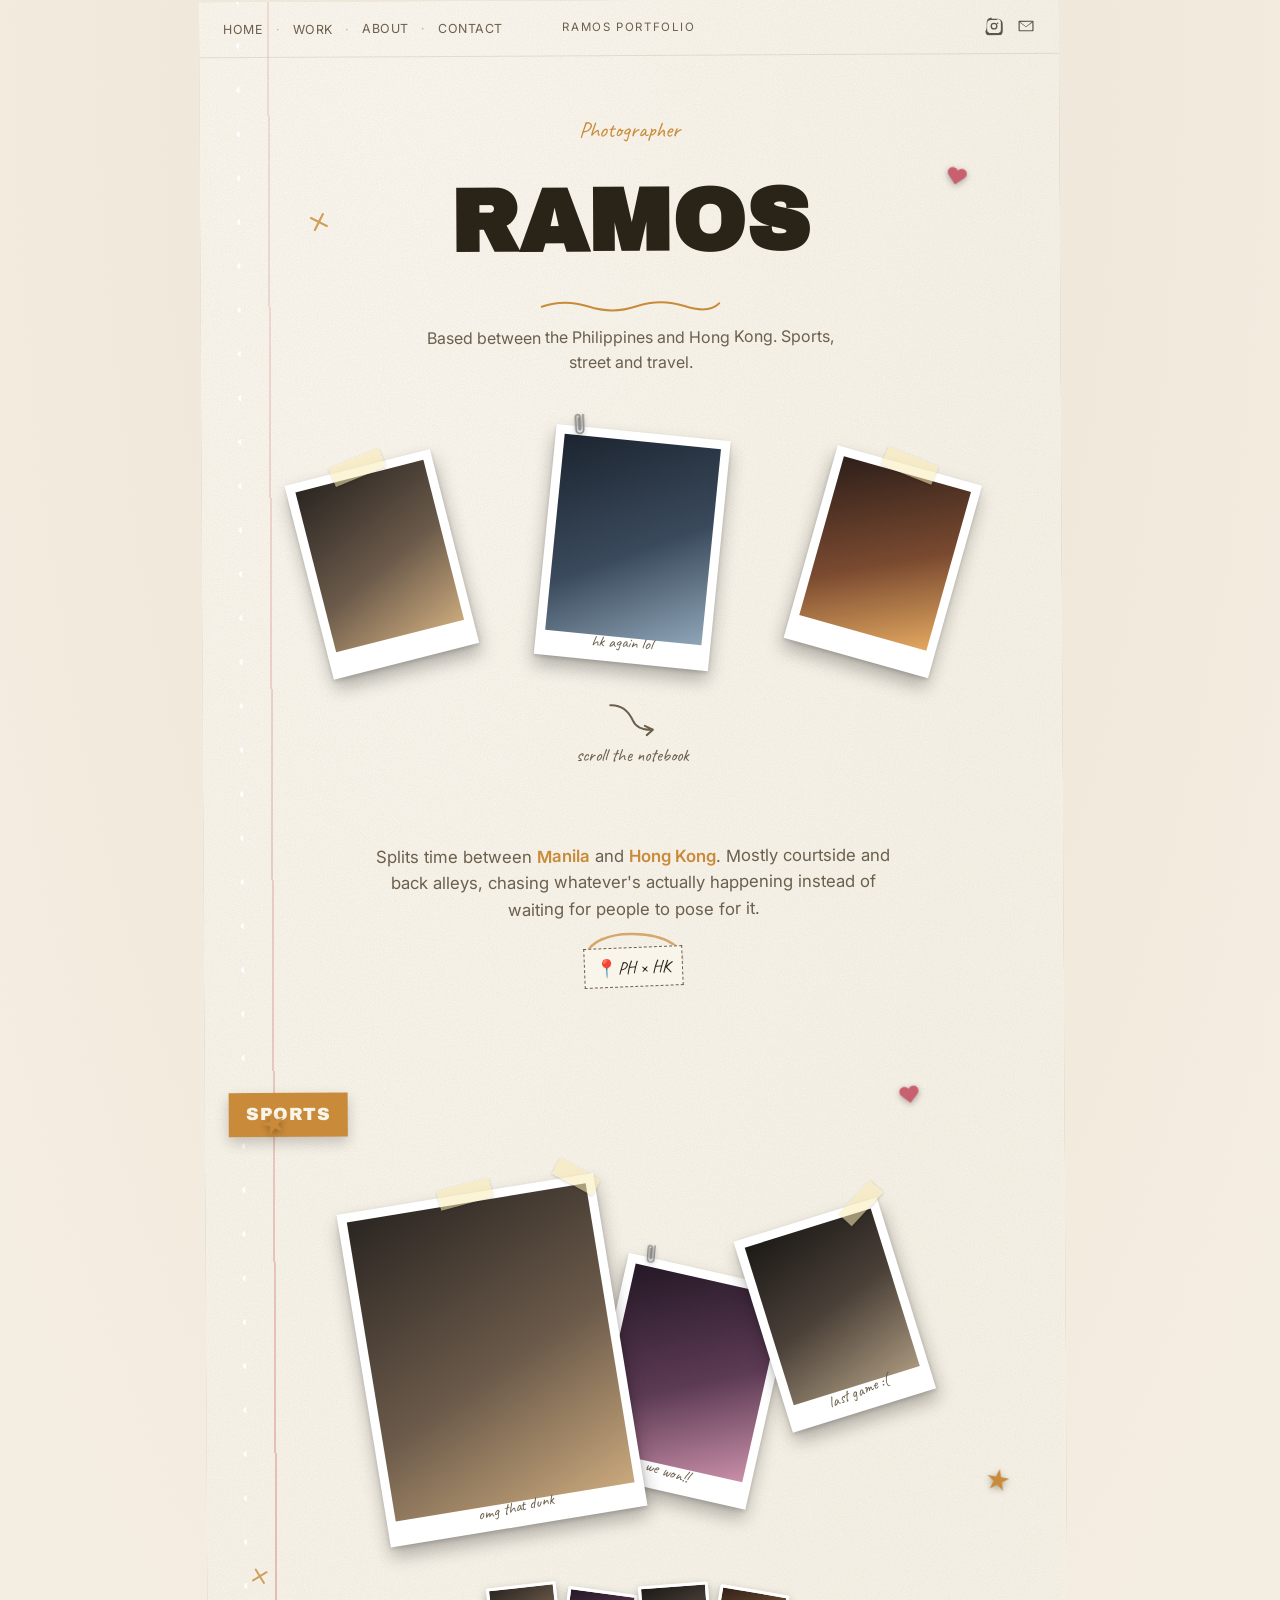
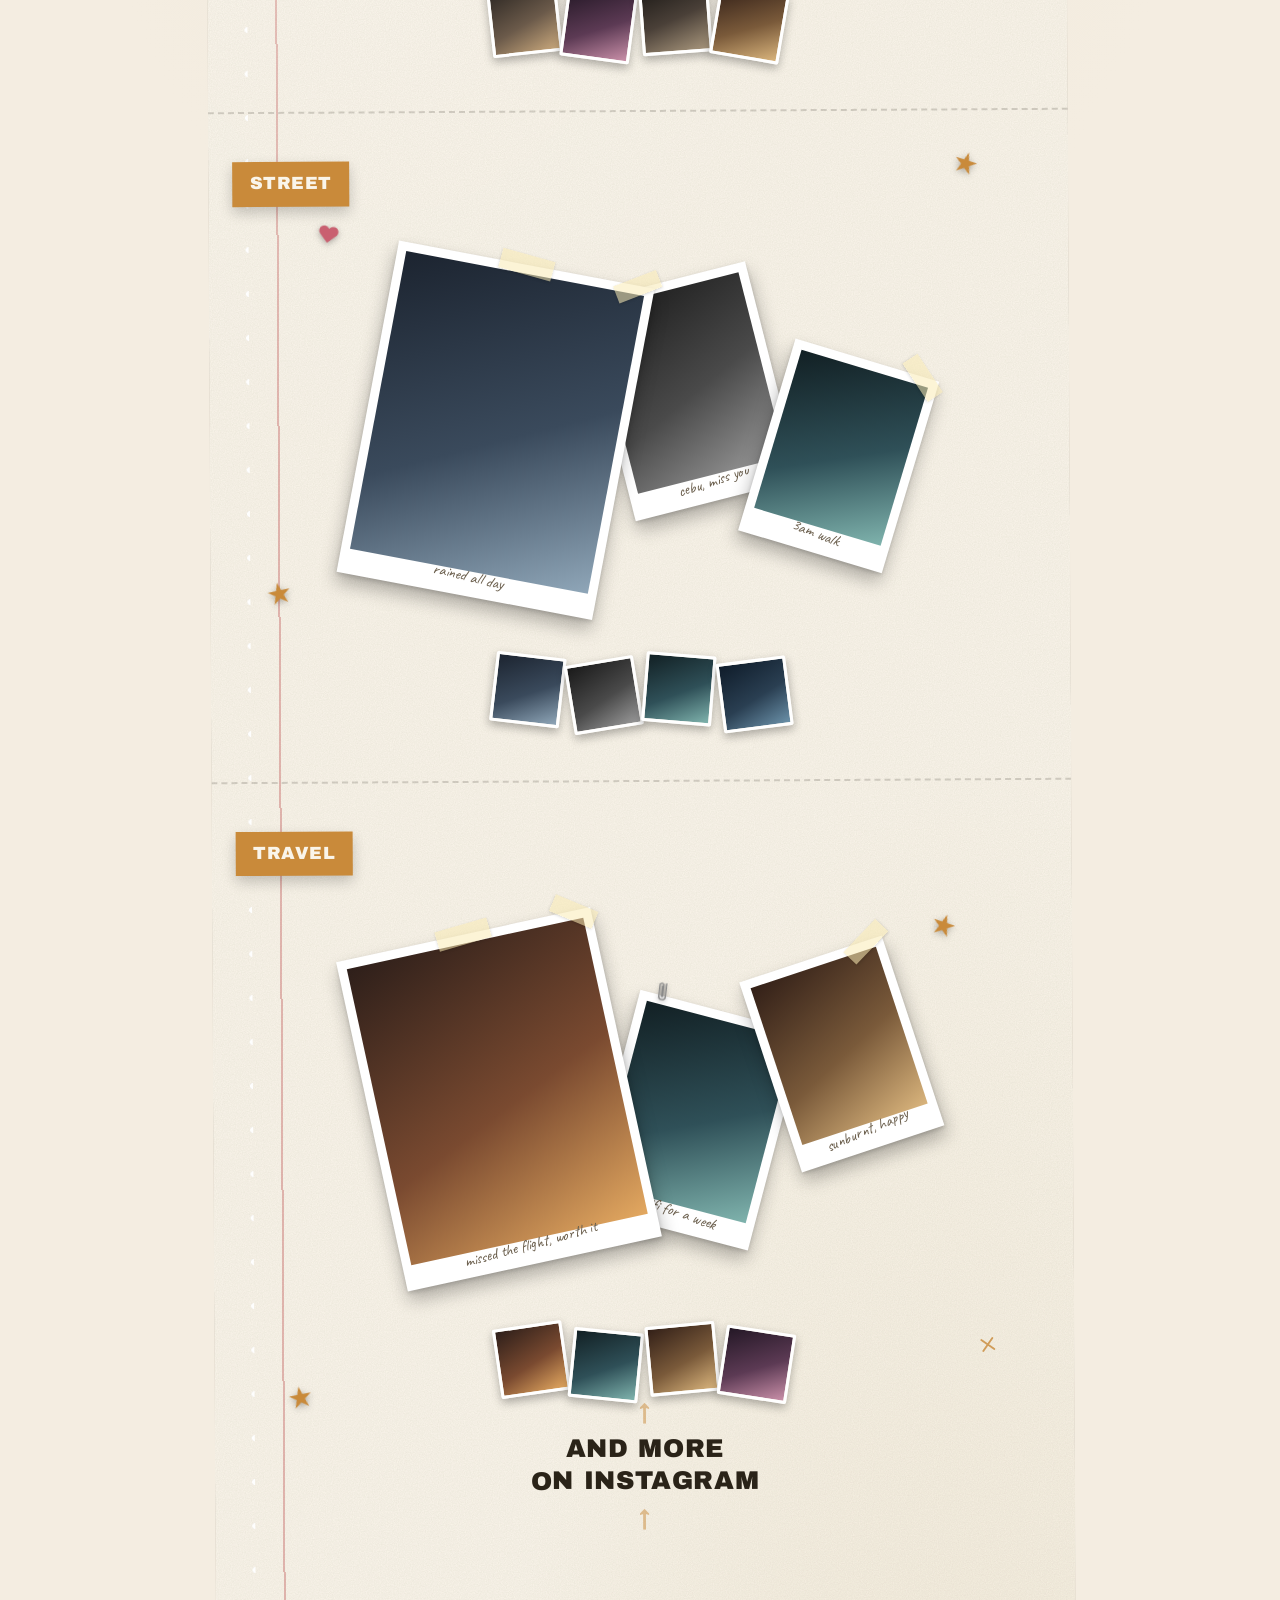
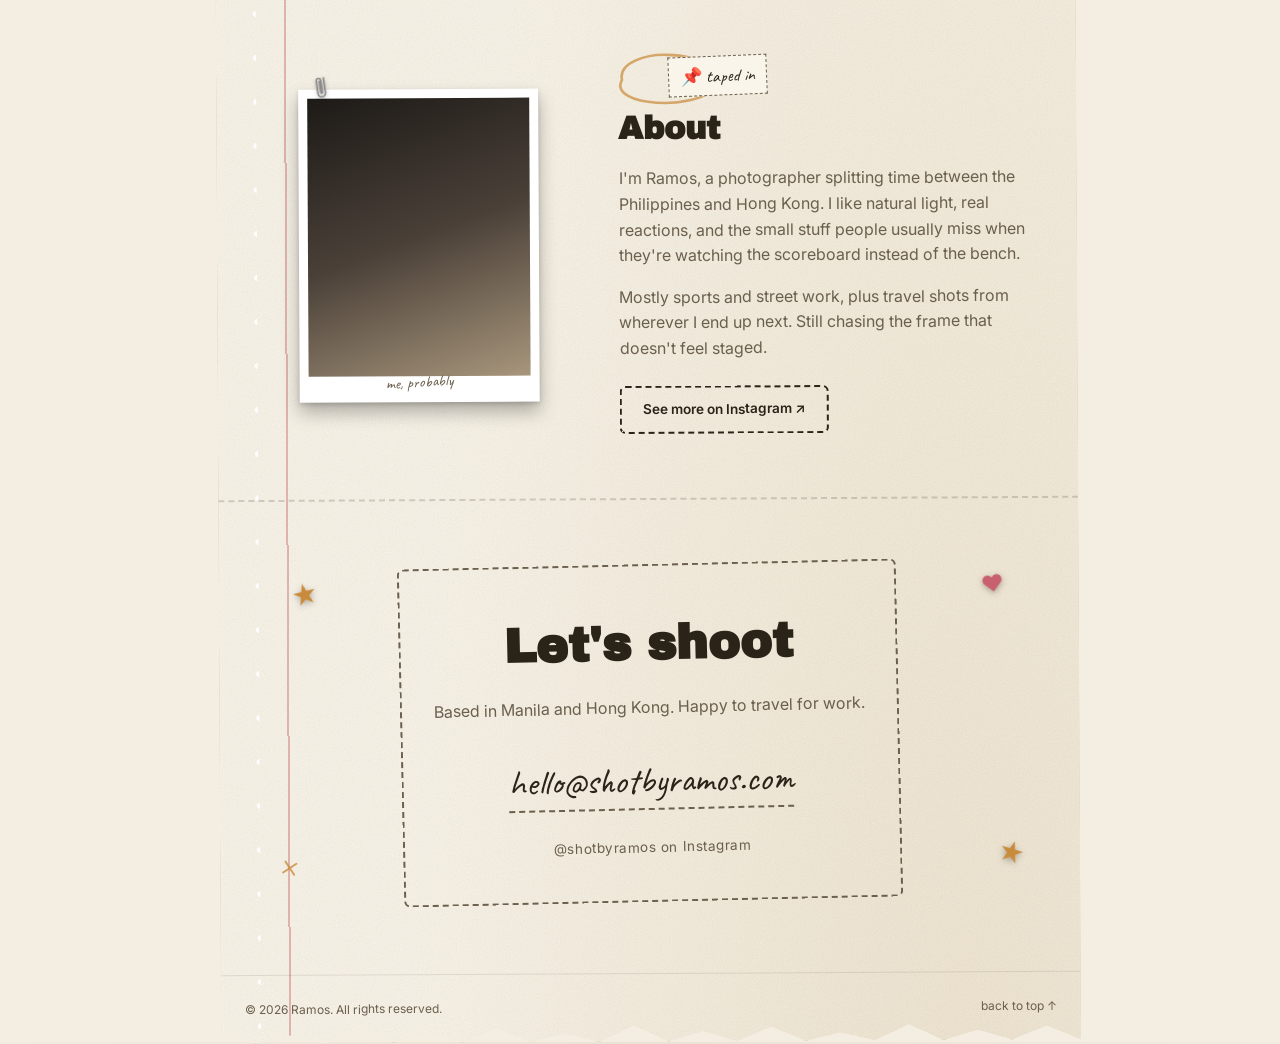
<file: shotbyramos/index.html>
<!DOCTYPE html>
<html lang="en">
<head>
<meta charset="UTF-8">
<meta name="viewport" content="width=device-width, initial-scale=1.0">
<title>Ramos | Photography</title>
<meta name="description" content="Ramos is a photographer based between the Philippines and Hong Kong, shooting sports, street and travel.">
<link rel="preconnect" href="https://fonts.googleapis.com">
<link rel="preconnect" href="https://fonts.gstatic.com" crossorigin>
<link href="https://fonts.googleapis.com/css2?family=Archivo+Black&family=Caveat:wght@500;700&family=Permanent+Marker&family=Inter:wght@400;500;600;700&display=swap" rel="stylesheet">
<link rel="stylesheet" href="styles.css">
</head>
<body>

<svg width="0" height="0" style="position:absolute">
  <symbol id="ic-arrow" viewBox="0 0 60 40"><path d="M2 4 Q20 2 30 20 Q36 32 55 30 M55 30 L45 26 M55 30 L48 37" fill="none" stroke="currentColor" stroke-width="2.4" stroke-linecap="round" stroke-linejoin="round"/></symbol>
  <symbol id="ic-circle" viewBox="0 0 120 60"><path d="M14 30 C10 12, 40 4, 60 5 C95 6, 112 20, 108 34 C104 50, 68 56, 40 52 C18 49, 8 40, 14 30 Z" fill="none" stroke="currentColor" stroke-width="2.6" stroke-linecap="round"/></symbol>
  <symbol id="ic-paperclip" viewBox="0 0 24 40"><path d="M17 6v20a5 5 0 0 1-10 0V9a3 3 0 0 1 6 0v16a1 1 0 0 1-2 0V10" fill="none" stroke="#8a8a8a" stroke-width="2.2" stroke-linecap="round"/></symbol>
  <symbol id="ic-x" viewBox="0 0 20 20"><path d="M3 3 L17 17 M17 3 L3 17" stroke="currentColor" stroke-width="2.4" stroke-linecap="round"/></symbol>
</svg>

<div class="page" id="top">
  <div class="spiral-holes" aria-hidden="true"></div>

  <header class="site-header">
    <nav class="nav-left">
      <a href="#top">Home</a>
      <span class="dot">·</span>
      <a href="#work">Work</a>
      <span class="dot">·</span>
      <a href="#about">About</a>
      <span class="dot">·</span>
      <a href="#contact">Contact</a>
    </nav>
    <p class="nav-brand">Ramos Portfolio</p>
    <div class="nav-right">
      <a href="https://www.instagram.com/shotbyramos/" target="_blank" rel="noopener" aria-label="Instagram">
        <svg viewBox="0 0 24 24" width="18" height="18"><path fill="currentColor" d="M12 2.2c3.2 0 3.6 0 4.9.07 1.2.06 2.1.25 2.8.53.75.3 1.4.7 2 1.3.6.6 1 1.25 1.3 2 .28.7.47 1.6.53 2.8.06 1.3.07 1.7.07 4.9s0 3.6-.07 4.9c-.06 1.2-.25 2.1-.53 2.8-.3.75-.7 1.4-1.3 2-.6.6-1.25 1-2 1.3-.7.28-1.6.47-2.8.53-1.3.06-1.7.07-4.9.07s-3.6 0-4.9-.07c-1.2-.06-2.1-.25-2.8-.53-.75-.3-1.4-.7-2-1.3-.6-.6-1-1.25-1.3-2-.28-.7-.47-1.6-.53-2.8C2.2 15.6 2.2 15.2 2.2 12s0-3.6.07-4.9c.06-1.2.25-2.1.53-2.8.3-.75.7-1.4 1.3-2 .6-.6 1.25-1 2-1.3.7-.28 1.6-.47 2.8-.53C8.4 2.2 8.8 2.2 12 2.2zm0 1.8c-3.15 0-3.52 0-4.76.07-1 .05-1.6.2-1.97.34-.5.2-.85.42-1.22.8-.38.37-.6.72-.8 1.22-.14.37-.3.97-.34 1.97C2.8 8.48 2.8 8.85 2.8 12s0 3.52.07 4.76c.05 1 .2 1.6.34 1.97.2.5.42.85.8 1.22.37.38.72.6 1.22.8.37.14.97.3 1.97.34 1.24.07 1.61.07 4.76.07s3.52 0 4.76-.07c1-.05 1.6-.2 1.97-.34.5-.2.85-.42 1.22-.8.38-.37.6-.72.8-1.22.14-.37.3-.97.34-1.97.07-1.24.07-1.61.07-4.76s0-3.52-.07-4.76c-.05-1-.2-1.6-.34-1.97-.2-.5-.42-.85-.8-1.22a3.3 3.3 0 0 0-1.22-.8c-.37-.14-.97-.3-1.97-.34C15.52 4 15.15 4 12 4zm0 3.4a4.6 4.6 0 1 1 0 9.2 4.6 4.6 0 0 1 0-9.2zm0 1.8a2.8 2.8 0 1 0 0 5.6 2.8 2.8 0 0 0 0-5.6zm4.8-2a1.08 1.08 0 1 1 0 2.16 1.08 1.08 0 0 1 0-2.16z"/></svg>
      </a>
      <a href="mailto:hello@shotbyramos.com" aria-label="Email">
        <svg viewBox="0 0 24 24" width="18" height="18"><path fill="currentColor" d="M3 5h18a1 1 0 0 1 1 1v12a1 1 0 0 1-1 1H3a1 1 0 0 1-1-1V6a1 1 0 0 1 1-1zm17.4 2.3-8.06 6.2a.7.7 0 0 1-.68 0L3.6 7.3v10.4h16.8V7.3zM4.2 6.6l7.8 5.98 7.8-5.98H4.2z"/></svg>
      </a>
    </div>
  </header>

  <section class="hero">
    <span class="sticker sticker--x" style="--x:14%; --y:22%; --rot:-18deg;"><svg width="18" height="18"><use href="#ic-x"/></svg></span>
    <span class="sticker sticker--heart" style="--x:88%; --y:16%; --rot:12deg;">♥</span>

    <p class="hero-kicker">Photographer</p>
    <h1 class="hero-title">RAMOS</h1>
    <svg class="hero-scribble" viewBox="0 0 300 24" preserveAspectRatio="none"><path d="M2 14 Q40 2 80 14 T160 14 T240 14 T298 10" fill="none" stroke="currentColor" stroke-width="3" stroke-linecap="round"/></svg>
    <p class="hero-sub">Based between the Philippines and Hong Kong. Sports, street and travel.</p>

    <div class="hero-stack">
      <figure class="polaroid" style="--rot:-14deg; --grad: linear-gradient(155deg,#2b2622,#6b5a4a 55%,#c9a87c);">
        <span class="tape tape--top" style="--trot:-8deg;"></span>
      </figure>
      <figure class="polaroid polaroid--front" style="--rot:6deg; --grad: linear-gradient(155deg,#1c2430,#3a4a5c 55%,#8fa6b8);">
        <svg class="paperclip" width="18" height="30"><use href="#ic-paperclip"/></svg>
        <figcaption style="--crot:-2deg;">hk again lol</figcaption>
      </figure>
      <figure class="polaroid" style="--rot:16deg; --grad: linear-gradient(155deg,#2e1f1a,#7a4a30 55%,#e3a860);">
        <span class="tape tape--top" style="--trot:6deg;"></span>
      </figure>
    </div>

    <svg class="doodle-arrow" width="50" height="34"><use href="#ic-arrow"/></svg>
    <a href="#work" class="scroll-cue">scroll the notebook</a>
  </section>

  <section class="intro">
    <p>
      Splits time between <span class="hl">Manila</span> and <span class="hl">Hong Kong</span>.
      Mostly courtside and back alleys, chasing whatever's actually happening instead of
      waiting for people to pose for it.
    </p>
    <span class="pin-wrap">
      <svg class="doodle-circle" viewBox="0 0 120 60"><use href="#ic-circle"/></svg>
      <span class="sticker sticker--pin" aria-hidden="true">📍PH × HK</span>
    </span>
  </section>

  <main id="work">

    <section class="reel reel--sports">
      <span class="sticker sticker--star" style="--x:8%; --y:12%; --rot:-16deg;">★</span>
      <span class="sticker sticker--star" style="--x:92%; --y:66%; --rot:10deg;">★</span>
      <span class="sticker sticker--heart" style="--x:82%; --y:8%; --rot:-8deg;">♥</span>
      <span class="sticker sticker--x" style="--x:6%; --y:80%; --rot:14deg;"><svg width="16" height="16"><use href="#ic-x"/></svg></span>
      <div class="reel-tag" style="--rot:-7deg;">Sports</div>

      <div class="polaroid-cluster">
        <figure class="polaroid polaroid--big" style="--rot:-9deg; --grad: linear-gradient(155deg,#2b2622,#6b5a4a 55%,#c9a87c);">
          <span class="tape tape--top" style="--trot:-6deg;"></span>
          <span class="tape tape--corner" style="--trot:38deg;"></span>
          <figcaption style="--crot:-3deg;">omg that dunk</figcaption>
        </figure>
        <figure class="polaroid polaroid--offset-r" style="--rot:13deg; --grad: linear-gradient(155deg,#241826,#5c3a54 55%,#c98fa8);">
          <svg class="paperclip" width="16" height="26"><use href="#ic-paperclip"/></svg>
          <figcaption style="--crot:4deg;">we won!!</figcaption>
        </figure>
        <figure class="polaroid polaroid--offset-r2" style="--rot:-17deg; --grad: linear-gradient(160deg,#1d1a17,#4a4038 50%,#a8967c);">
          <span class="tape tape--corner" style="--trot:-30deg;"></span>
          <figcaption style="--crot:-5deg;">last game :(</figcaption>
        </figure>
      </div>

      <div class="filmstrip">
        <div class="filmstrip-frame" style="--rot:-6deg; --grad: linear-gradient(155deg,#2b2622,#6b5a4a 55%,#c9a87c);"></div>
        <div class="filmstrip-frame" style="--rot:8deg; --grad: linear-gradient(155deg,#241826,#5c3a54 55%,#c98fa8);"></div>
        <div class="filmstrip-frame" style="--rot:-4deg; --grad: linear-gradient(160deg,#1d1a17,#4a4038 50%,#a8967c);"></div>
        <div class="filmstrip-frame" style="--rot:10deg; --grad: linear-gradient(155deg,#332018,#7a5a3a 55%,#d9b47c);"></div>
      </div>
    </section>

    <section class="reel reel--denim">
      <span class="sticker sticker--star" style="--x:88%; --y:8%; --rot:18deg;">★</span>
      <span class="sticker sticker--star" style="--x:8%; --y:72%; --rot:-12deg;">★</span>
      <span class="sticker sticker--heart" style="--x:14%; --y:18%; --rot:10deg;">♥</span>
      <div class="reel-tag" style="--rot:5deg;">Street</div>

      <div class="polaroid-cluster polaroid-cluster--alt">
        <figure class="polaroid polaroid--big" style="--rot:11deg; --grad: linear-gradient(155deg,#1c2430,#3a4a5c 55%,#8fa6b8);">
          <span class="tape tape--top" style="--trot:5deg;"></span>
          <span class="tape tape--corner" style="--trot:-32deg;"></span>
          <figcaption style="--crot:3deg;">rained all day</figcaption>
        </figure>
        <figure class="polaroid polaroid--offset-r" style="--rot:-14deg; --grad: linear-gradient(155deg,#1a1a1a,#4a4a4a 55%,#9a9a9a);">
          <svg class="paperclip" width="16" height="26"><use href="#ic-paperclip"/></svg>
          <figcaption style="--crot:-4deg;">cebu, miss you</figcaption>
        </figure>
        <figure class="polaroid polaroid--offset-r2" style="--rot:17deg; --grad: linear-gradient(155deg,#122024,#2f5058 55%,#7fb3ad);">
          <span class="tape tape--corner" style="--trot:40deg;"></span>
          <figcaption style="--crot:5deg;">3am walk</figcaption>
        </figure>
      </div>

      <div class="filmstrip">
        <div class="filmstrip-frame" style="--rot:7deg; --grad: linear-gradient(155deg,#1c2430,#3a4a5c 55%,#8fa6b8);"></div>
        <div class="filmstrip-frame" style="--rot:-9deg; --grad: linear-gradient(155deg,#1a1a1a,#4a4a4a 55%,#9a9a9a);"></div>
        <div class="filmstrip-frame" style="--rot:5deg; --grad: linear-gradient(155deg,#122024,#2f5058 55%,#7fb3ad);"></div>
        <div class="filmstrip-frame" style="--rot:-7deg; --grad: linear-gradient(155deg,#0f1c2a,#2a3f52 55%,#6a90a8);"></div>
      </div>
    </section>

    <section class="reel reel--grape">
      <span class="sticker sticker--star" style="--x:10%; --y:76%; --rot:-11deg;">★</span>
      <span class="sticker sticker--star" style="--x:85%; --y:18%; --rot:19deg;">★</span>
      <span class="sticker sticker--x" style="--x:90%; --y:70%; --rot:-10deg;"><svg width="16" height="16"><use href="#ic-x"/></svg></span>
      <div class="reel-tag" style="--rot:-6deg;">Travel</div>

      <div class="polaroid-cluster">
        <figure class="polaroid polaroid--big" style="--rot:-12deg; --grad: linear-gradient(155deg,#2e1f1a,#7a4a30 55%,#e3a860);">
          <span class="tape tape--top" style="--trot:-4deg;"></span>
          <span class="tape tape--corner" style="--trot:35deg;"></span>
          <figcaption style="--crot:-3deg;">missed the flight, worth it</figcaption>
        </figure>
        <figure class="polaroid polaroid--offset-r" style="--rot:15deg; --grad: linear-gradient(155deg,#122024,#2f5058 55%,#7fb3ad);">
          <svg class="paperclip" width="16" height="26"><use href="#ic-paperclip"/></svg>
          <figcaption style="--crot:4deg;">no wifi for a week</figcaption>
        </figure>
        <figure class="polaroid polaroid--offset-r2" style="--rot:-18deg; --grad: linear-gradient(155deg,#332018,#7a5a3a 55%,#d9b47c);">
          <span class="tape tape--corner" style="--trot:-28deg;"></span>
          <figcaption style="--crot:-5deg;">sunburnt, happy</figcaption>
        </figure>
      </div>

      <div class="filmstrip">
        <div class="filmstrip-frame" style="--rot:-8deg; --grad: linear-gradient(155deg,#2e1f1a,#7a4a30 55%,#e3a860);"></div>
        <div class="filmstrip-frame" style="--rot:6deg; --grad: linear-gradient(155deg,#122024,#2f5058 55%,#7fb3ad);"></div>
        <div class="filmstrip-frame" style="--rot:-5deg; --grad: linear-gradient(155deg,#332018,#7a5a3a 55%,#d9b47c);"></div>
        <div class="filmstrip-frame" style="--rot:9deg; --grad: linear-gradient(155deg,#241826,#5c3a54 55%,#c98fa8);"></div>
      </div>

      <div class="and-more">
        <span>↑</span>
        <p>and more<br>on instagram</p>
        <span>↑</span>
      </div>
    </section>

  </main>

  <section class="about" id="about">
    <figure class="polaroid polaroid--about" style="--rot:-9deg; --grad: linear-gradient(160deg,#1d1a17,#4a4038 50%,#a8967c);">
      <svg class="paperclip" width="18" height="30"><use href="#ic-paperclip"/></svg>
      <figcaption style="--crot:-3deg;">me, probably</figcaption>
    </figure>

    <div class="about-note">
      <span class="pin-wrap">
        <svg class="doodle-circle" viewBox="0 0 120 60"><use href="#ic-circle"/></svg>
        <span class="sticker sticker--pin" aria-hidden="true">📌 taped in</span>
      </span>
      <h2>About</h2>
      <p>
        I'm Ramos, a photographer splitting time between the Philippines and Hong Kong.
        I like natural light, real reactions, and the small stuff people usually miss
        when they're watching the scoreboard instead of the bench.
      </p>
      <p>
        Mostly sports and street work, plus travel shots from wherever I end up next.
        Still chasing the frame that doesn't feel staged.
      </p>
      <a href="https://www.instagram.com/shotbyramos/" target="_blank" rel="noopener" class="btn-stamp">
        See more on Instagram ↗
      </a>
    </div>
  </section>

  <section class="contact" id="contact">
    <span class="sticker sticker--star" style="--x:10%; --y:20%; --rot:-14deg;">★</span>
    <span class="sticker sticker--star" style="--x:92%; --y:75%; --rot:17deg;">★</span>
    <span class="sticker sticker--heart" style="--x:90%; --y:18%; --rot:-9deg;">♥</span>
    <span class="sticker sticker--x" style="--x:8%; --y:78%; --rot:12deg;"><svg width="16" height="16"><use href="#ic-x"/></svg></span>
    <div class="contact-card">
      <h2>Let's shoot</h2>
      <p>Based in Manila and Hong Kong. Happy to travel for work.</p>
      <a href="mailto:hello@shotbyramos.com" class="contact-email">hello@shotbyramos.com</a>
      <div class="contact-socials">
        <a href="https://www.instagram.com/shotbyramos/" target="_blank" rel="noopener">@shotbyramos on Instagram</a>
      </div>
    </div>
  </section>

  <footer class="site-footer">
    <span>© <span id="year"></span> Ramos. All rights reserved.</span>
    <a href="#top" class="back-top">back to top ↑</a>
  </footer>

</div>

<script src="script.js"></script>
</body>
</html>
</file>
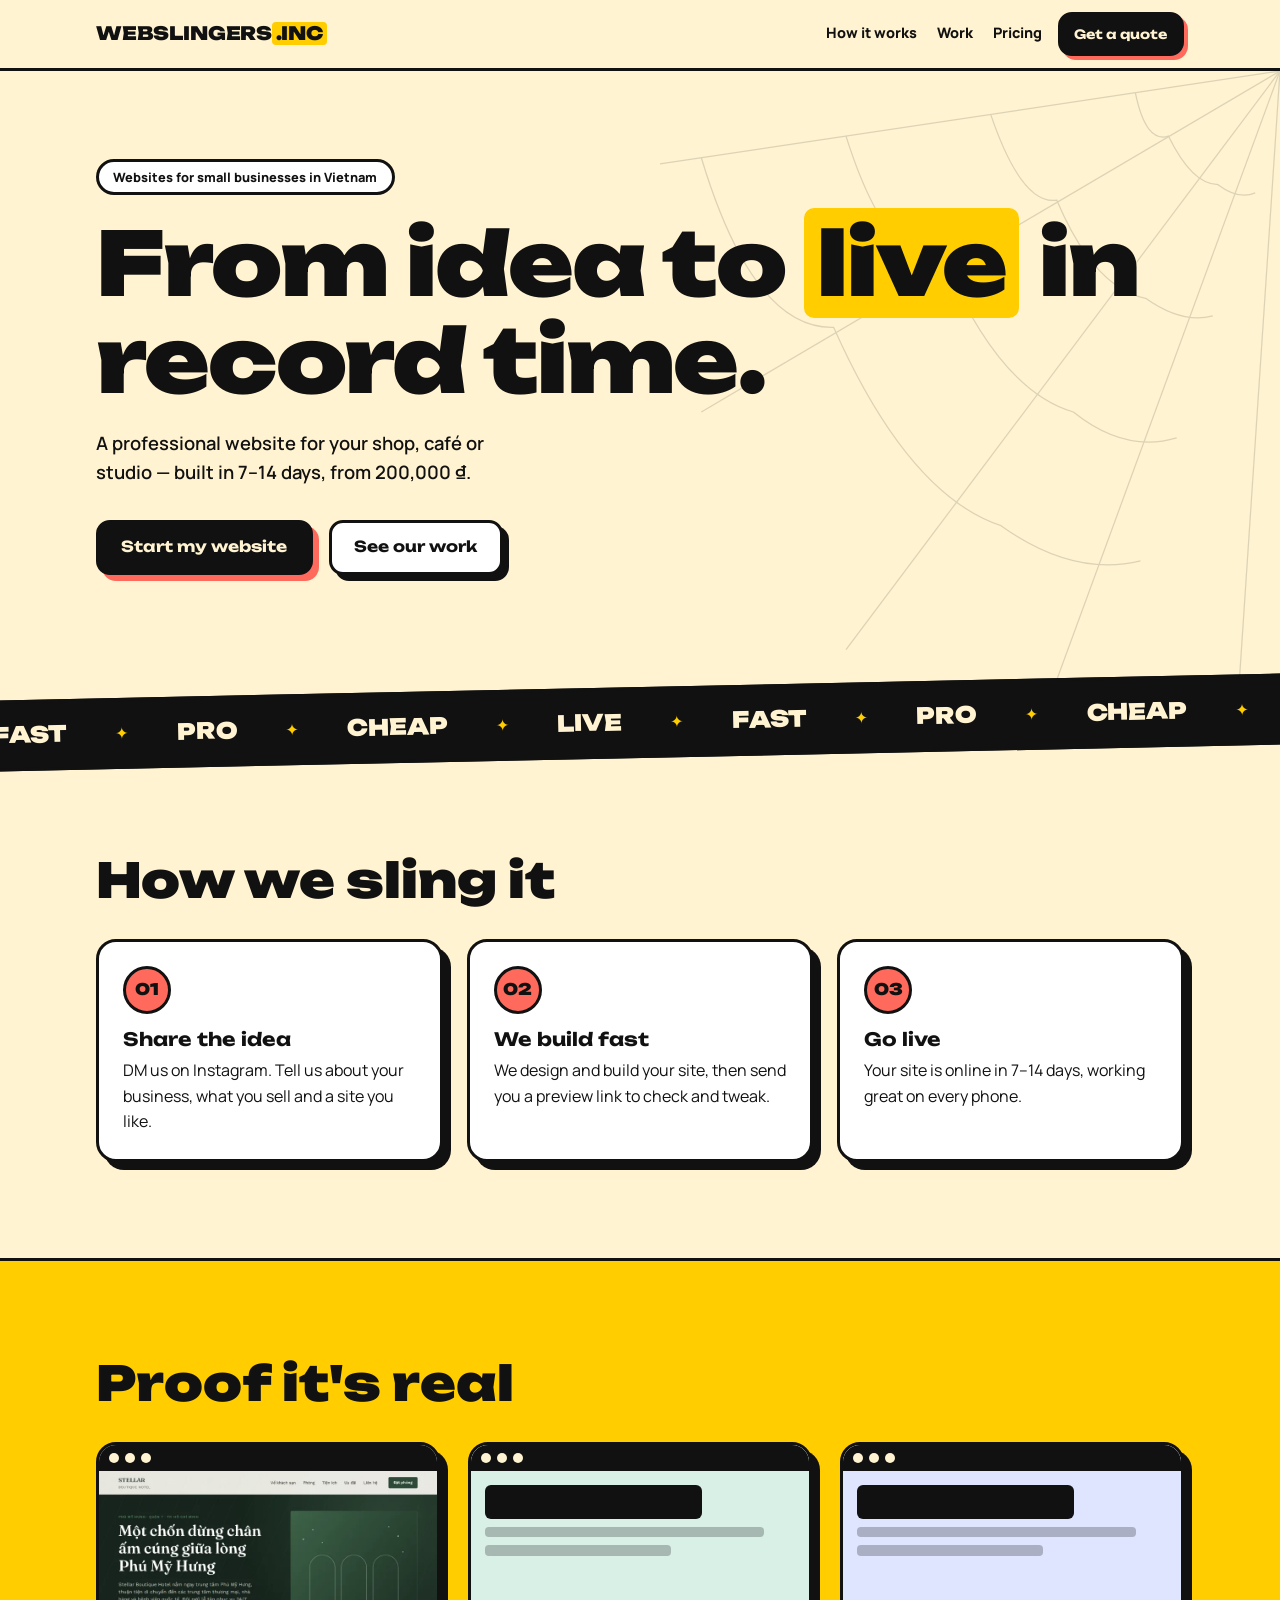
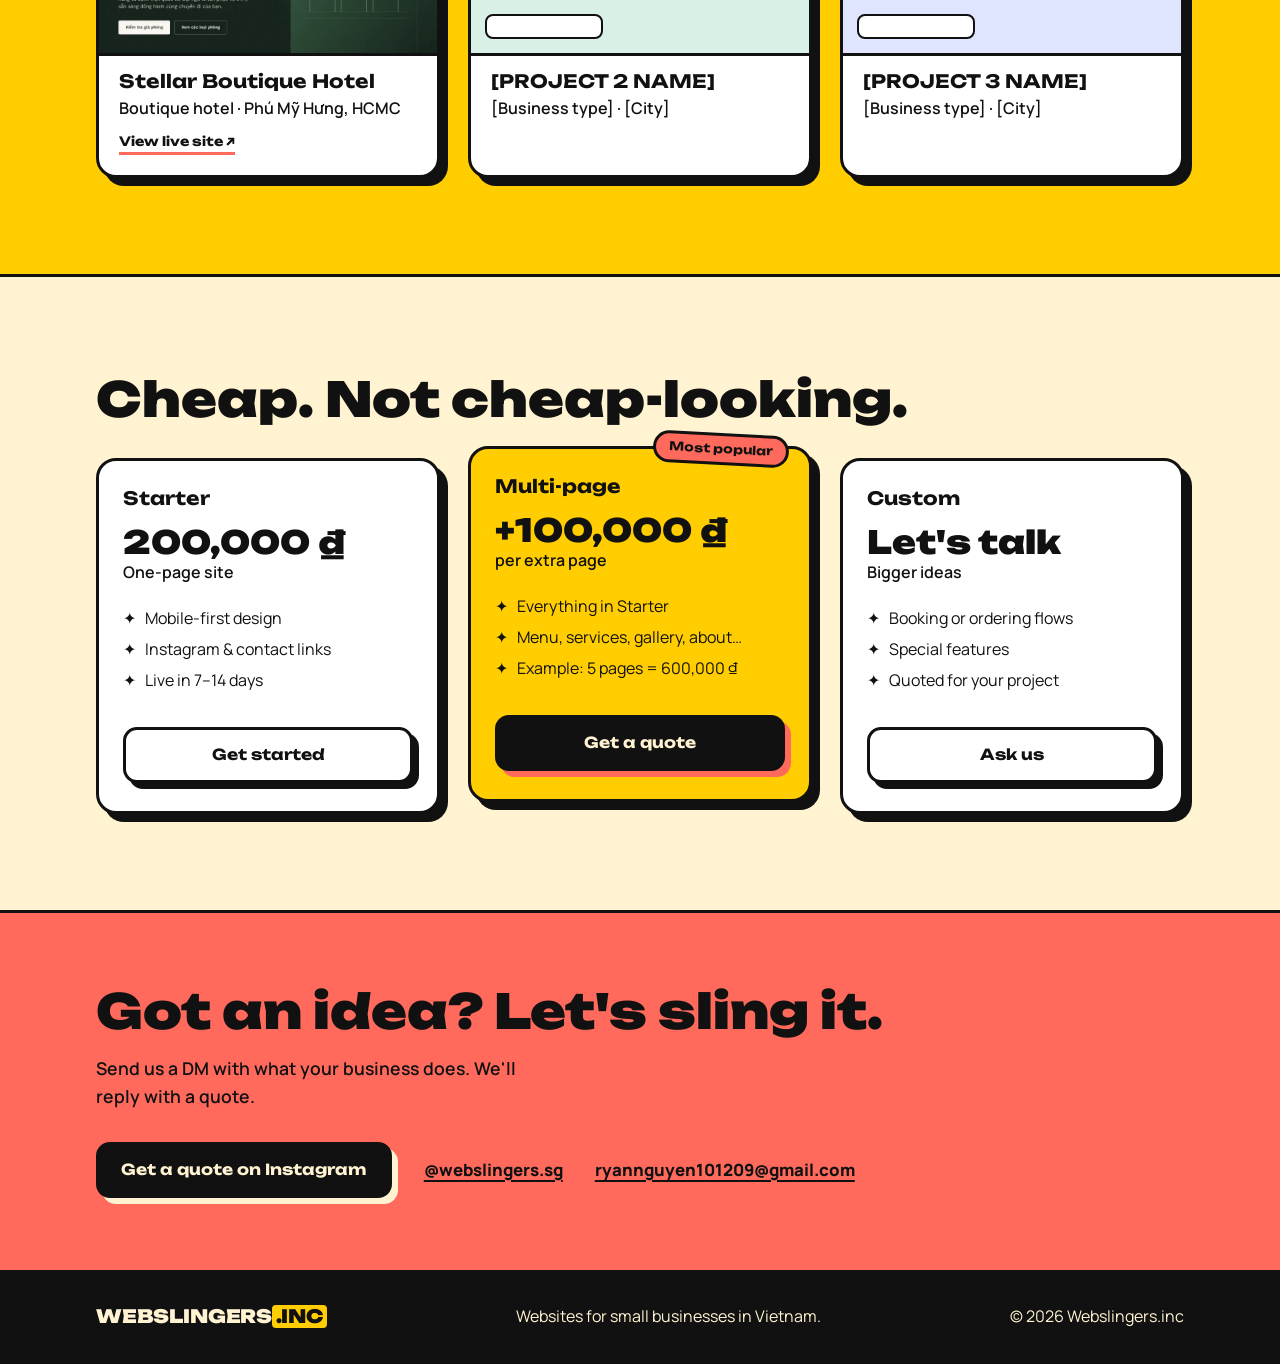
<file: webslingers/index.html>
<!DOCTYPE html>
<html lang="en">
<head>
<meta charset="UTF-8">
<meta name="viewport" content="width=device-width, initial-scale=1">
<title>Webslingers.inc — From idea to live in record time</title>
<meta name="description" content="Webslingers builds professional-looking websites for small businesses in Vietnam. Live in 7–14 days, from 200,000 ₫.">
<meta name="theme-color" content="#fff3d1">
<link rel="preconnect" href="https://fonts.googleapis.com">
<link rel="preconnect" href="https://fonts.gstatic.com" crossorigin>
<link href="https://fonts.googleapis.com/css2?family=Manrope:wght@400;600;800&family=Unbounded:wght@700;900&display=swap" rel="stylesheet">
<link rel="stylesheet" href="styles.css">
</head>
<body>
<a class="skip-link" href="#main">Skip to content</a>

<header class="nav">
  <div class="wrap nav-inner">
    <a href="#top" class="logo" aria-label="Webslingers.inc home">WEBSLINGERS<span>.INC</span></a>
    <nav aria-label="Main">
      <ul class="nav-links">
        <li><a href="#how">How it works</a></li>
        <li><a href="#work">Work</a></li>
        <li><a href="#pricing">Pricing</a></li>
      </ul>
    </nav>
    <a href="#contact" class="btn btn-dark btn-sm">Get a quote</a>
  </div>
</header>

<main id="main">

  <!-- 2. Hero -->
  <section class="hero" id="top">
    <svg class="hero-web" viewBox="0 0 600 600" aria-hidden="true" focusable="false">
      <g fill="none" stroke="#111" stroke-width="1.2">
        <path d="M600 0 L0 90"/><path d="M600 0 L40 330"/><path d="M600 0 L180 560"/>
        <path d="M600 0 L380 600"/><path d="M600 0 L560 600"/>
        <path d="M460 21 Q470 70 492 63 Q515 110 540 110 Q560 125 576 118"/>
        <path d="M320 42 Q350 130 384 125 Q420 210 470 220 Q505 245 535 237"/>
        <path d="M180 63 Q220 190 276 186 Q330 310 400 330 Q450 370 500 355"/>
        <path d="M40 84 Q90 250 168 248 Q240 410 330 440 Q400 490 465 474"/>
      </g>
    </svg>
    <div class="wrap hero-inner">
      <p class="eyebrow">Websites for small businesses in Vietnam</p>
      <h1>From idea to <mark>live</mark> in record time.</h1>
      <p class="lede">A professional website for your shop, café or studio — built in 7–14 days, from 200,000&nbsp;₫.</p>
      <div class="hero-ctas">
        <a href="#contact" class="btn btn-dark">Start my website</a>
        <a href="#work" class="btn btn-light">See our work</a>
      </div>
    </div>
  </section>

  <!-- 3. Ticker -->
  <div class="ticker" aria-hidden="true">
    <div class="ticker-track">
      <span>FAST</span><span>PRO</span><span>CHEAP</span><span>LIVE</span>
      <span>FAST</span><span>PRO</span><span>CHEAP</span><span>LIVE</span>
      <span>FAST</span><span>PRO</span><span>CHEAP</span><span>LIVE</span>
      <span>FAST</span><span>PRO</span><span>CHEAP</span><span>LIVE</span>
    </div>
  </div>

  <!-- 4. How we sling it -->
  <section class="section" id="how" aria-labelledby="how-title">
    <div class="wrap">
      <h2 id="how-title">How we sling it</h2>
      <ol class="steps">
        <li class="card step">
          <span class="step-num">01</span>
          <h3>Share the idea</h3>
          <p>DM us on Instagram. Tell us about your business, what you sell and a site you like.</p>
        </li>
        <li class="card step">
          <span class="step-num">02</span>
          <h3>We build fast</h3>
          <p>We design and build your site, then send you a preview link to check and tweak.</p>
        </li>
        <li class="card step">
          <span class="step-num">03</span>
          <h3>Go live</h3>
          <p>Your site is online in 7–14 days, working great on every phone.</p>
        </li>
      </ol>
    </div>
  </section>

  <!-- 5. Proof -->
  <section class="section section-alt" id="work" aria-labelledby="work-title">
    <div class="wrap">
      <h2 id="work-title">Proof it's real</h2>
      <div class="projects">
        <article class="card project">
          <div class="shot">
            <div class="shot-bar"><i></i><i></i><i></i></div>
            <img src="img/stellar-boutique-hotel.webp" width="800" height="500" loading="lazy" decoding="async"
                 alt="Stellar Boutique Hotel homepage: dark green hero with the headline in Vietnamese and booking buttons">
          </div>
          <div class="project-info">
            <h3><a href="https://stellar-boutique-hotel.vercel.app" target="_blank" rel="noopener">Stellar Boutique Hotel</a></h3>
            <p>Boutique hotel · Phú Mỹ Hưng, HCMC</p>
            <span class="project-cta" aria-hidden="true">View live site ↗</span>
          </div>
        </article>
        <article class="card project">
          <div class="shot shot-2" role="img" aria-label="[PROJECT 2 SCREENSHOT]">
            <div class="shot-bar"><i></i><i></i><i></i></div>
            <div class="shot-body"><b></b><s></s><s></s><u></u></div>
          </div>
          <div class="project-info">
            <h3>[PROJECT 2 NAME]</h3>
            <p>[Business type] · [City]</p>
          </div>
        </article>
        <article class="card project">
          <div class="shot shot-3" role="img" aria-label="[PROJECT 3 SCREENSHOT]">
            <div class="shot-bar"><i></i><i></i><i></i></div>
            <div class="shot-body"><b></b><s></s><s></s><u></u></div>
          </div>
          <div class="project-info">
            <h3>[PROJECT 3 NAME]</h3>
            <p>[Business type] · [City]</p>
          </div>
        </article>
      </div>
      <!-- Optional: client testimonial
      <blockquote class="card quote">
        <p>“[CLIENT TESTIMONIAL]”</p>
        <cite>[CLIENT NAME], [BUSINESS]</cite>
      </blockquote>
      -->
    </div>
  </section>

  <!-- 6. Pricing -->
  <section class="section" id="pricing" aria-labelledby="pricing-title">
    <div class="wrap">
      <h2 id="pricing-title">Cheap. Not cheap-looking.</h2>
      <div class="plans">
        <article class="card plan">
          <h3>Starter</h3>
          <p class="price">200,000&nbsp;₫</p>
          <p class="price-note">One-page site</p>
          <ul>
            <li>Mobile-first design</li>
            <li>Instagram &amp; contact links</li>
            <li>Live in 7–14 days</li>
          </ul>
          <a href="#contact" class="btn btn-light">Get started</a>
        </article>
        <article class="card plan plan-featured">
          <span class="badge">Most popular</span>
          <h3>Multi-page</h3>
          <p class="price">+100,000&nbsp;₫</p>
          <p class="price-note">per extra page</p>
          <ul>
            <li>Everything in Starter</li>
            <li>Menu, services, gallery, about…</li>
            <li>Example: 5 pages = 600,000&nbsp;₫</li>
          </ul>
          <a href="#contact" class="btn btn-dark">Get a quote</a>
        </article>
        <article class="card plan">
          <h3>Custom</h3>
          <p class="price">Let's talk</p>
          <p class="price-note">Bigger ideas</p>
          <ul>
            <li>Booking or ordering flows</li>
            <li>Special features</li>
            <li>Quoted for your project</li>
          </ul>
          <a href="#contact" class="btn btn-light">Ask us</a>
        </article>
      </div>
    </div>
  </section>

  <!-- 7. Contact -->
  <section class="contact" id="contact" aria-labelledby="contact-title">
    <div class="wrap contact-inner">
      <h2 id="contact-title">Got an idea? Let's sling it.</h2>
      <p>Send us a DM with what your business does. We'll reply with a quote.</p>
      <div class="contact-ctas">
        <a href="https://instagram.com/webslingers.sg" class="btn btn-dark" target="_blank" rel="noopener">Get a quote on Instagram</a>
        <a href="https://instagram.com/webslingers.sg" class="contact-link" target="_blank" rel="noopener">@webslingers.sg</a>
        <a href="mailto:ryannguyen101209@gmail.com" class="contact-link">ryannguyen101209@gmail.com</a>
      </div>
    </div>
  </section>
</main>

<!-- 8. Footer -->
<footer class="footer">
  <div class="wrap footer-inner">
    <p class="logo">WEBSLINGERS<span>.INC</span></p>
    <p>Websites for small businesses in Vietnam.</p>
    <p>© <span id="year">2026</span> Webslingers.inc</p>
  </div>
</footer>

<script>document.getElementById('year').textContent = new Date().getFullYear();</script>
</body>
</html>
</file>
<file: shotbyramos/styles.css>
:root {
  --page-bg: #f4ede1;
  --ink: #2a2318;
  --ink-soft: #6b5f4d;
  --cream: #faf5ea;
  --accent: #c98a3a;
  --rule-line: rgba(90, 120, 150, 0.22);
  --margin-line: rgba(196, 90, 90, 0.4);

  --font-display: 'Archivo Black', 'Arial Black', sans-serif;
  --font-hand: 'Caveat', cursive;
  --font-body: 'Inter', -apple-system, BlinkMacSystemFont, sans-serif;
}

* { box-sizing: border-box; }

html { scroll-behavior: smooth; }

body {
  margin: 0;
  background: radial-gradient(ellipse 90% 70% at 50% 0%, #ebe2d2, var(--page-bg) 70%);
  color: var(--ink);
  font-family: var(--font-body);
  line-height: 1.6;
  -webkit-font-smoothing: antialiased;
}

a { color: inherit; text-decoration: none; }

h1, h2 { margin: 0; }

.page {
  position: relative;
  max-width: 860px;
  margin: 0 auto;
  transform: rotate(-0.3deg);
  background-color: var(--cream);
  background-image:
    url("data:image/svg+xml,%3Csvg xmlns='http://www.w3.org/2000/svg' width='180' height='180'%3E%3Cfilter id='n'%3E%3CfeTurbulence type='fractalNoise' baseFrequency='0.85' numOctaves='2' stitchTiles='stitch'/%3E%3CfeColorMatrix type='matrix' values='0 0 0 0 0.1 0 0 0 0 0.08 0 0 0 0 0.05 0 0 0 0.09 0'/%3E%3C/filter%3E%3Crect width='100%25' height='100%25' filter='url(%23n)'/%3E%3C/svg%3E"),
    radial-gradient(ellipse 140% 100% at 22% -5%, rgba(255,252,244,0.75), transparent 55%),
    radial-gradient(ellipse 120% 90% at 88% 105%, rgba(222,204,170,0.4), transparent 55%),
    linear-gradient(to right, transparent 0 68px, var(--margin-line) 68px 70px, transparent 70px 100%),
    repeating-linear-gradient(to bottom, transparent 0 30px, var(--rule-line) 30px 31px);
  background-size: 180px 180px, 100% 100%, 100% 100%, 100% 100%, 100% 30px;
  box-shadow: 0 1px 2px rgba(60,45,25,0.12), 0 30px 60px -12px rgba(40,30,15,0.3);
  clip-path: polygon(
    0 0, 100% 0, 100% 100%,
    96% calc(100% - 14px), 92% 100%, 88% calc(100% - 10px), 84% 100%, 80% calc(100% - 16px), 76% 100%,
    72% calc(100% - 8px), 68% 100%, 64% calc(100% - 14px), 60% 100%, 56% calc(100% - 10px), 52% 100%,
    48% calc(100% - 16px), 44% 100%, 40% calc(100% - 8px), 36% 100%, 32% calc(100% - 14px), 28% 100%,
    24% calc(100% - 10px), 20% 100%, 16% calc(100% - 16px), 12% 100%, 8% calc(100% - 8px), 4% 100%,
    0 calc(100% - 12px)
  );
}

.spiral-holes {
  position: absolute;
  left: 0;
  top: 0;
  bottom: 0;
  width: 40px;
  z-index: -1;
  pointer-events: none;
  background-image: radial-gradient(circle 5px, rgba(255,255,255,0.95) 0 58%, rgba(70,55,35,0.3) 60% 66%, transparent 68%);
  background-repeat: repeat-y;
  background-size: 40px 44px;
  background-position: 20px 22px;
}

/* ---------- Header ---------- */
.site-header {
  display: flex;
  align-items: center;
  justify-content: space-between;
  padding: 1.1rem 1.5rem;
  border-bottom: 1px solid rgba(42,35,24,0.1);
  font-size: 0.78rem;
  letter-spacing: 0.04em;
}

.nav-left a { text-transform: uppercase; color: var(--ink-soft); }
.nav-left a:hover { color: var(--ink); }
.nav-left .dot { margin: 0 0.5rem; color: rgba(42,35,24,0.3); }

.nav-brand {
  position: absolute;
  left: 50%;
  transform: translateX(-50%);
  margin: 0;
  font-size: 0.72rem;
  letter-spacing: 0.14em;
  text-transform: uppercase;
  color: var(--ink-soft);
}

.nav-right { display: flex; gap: 0.9rem; color: var(--ink); }
.nav-right a { display: flex; opacity: 0.75; transition: opacity 0.2s ease; }
.nav-right a:hover { opacity: 1; }

/* ---------- Hero ---------- */
.hero {
  padding: 3.5rem 1.5rem 3rem;
  text-align: center;
  position: relative;
}

.hero-kicker {
  font-family: var(--font-hand);
  font-size: 1.4rem;
  color: var(--accent);
  margin: 0;
}

.hero-title {
  font-family: var(--font-display);
  font-size: clamp(3rem, 14vw, 5.5rem);
  letter-spacing: 0.01em;
  margin-top: 0.25rem;
}

.hero-scribble {
  width: 180px;
  height: 16px;
  color: var(--accent);
  margin: 0.25rem auto 0.75rem;
  display: block;
}

.hero-sub {
  font-size: 1rem;
  color: var(--ink-soft);
  max-width: 26rem;
  margin: 0 auto;
}

.hero-stack {
  display: flex;
  justify-content: center;
  align-items: flex-end;
  gap: 0.5rem;
  margin: 2.5rem 0 1.5rem;
}

.hero-stack .polaroid { width: 26%; max-width: 150px; }
.hero-stack .polaroid--front { width: 32%; max-width: 175px; z-index: 2; }

.scroll-cue {
  display: inline-block;
  font-family: var(--font-hand);
  font-size: 1.15rem;
  color: var(--ink-soft);
}

/* ---------- Intro ---------- */
.intro {
  padding: 1.5rem 1.5rem 3rem;
  text-align: center;
  position: relative;
}

.intro p {
  max-width: 34rem;
  margin: 0 auto;
  font-size: 1.05rem;
  color: var(--ink-soft);
}

.intro .hl { color: var(--accent); font-weight: 600; }

/* ---------- Polaroids ---------- */
.polaroid {
  background: #fff;
  padding: 0.55rem 0.55rem 1.6rem;
  box-shadow: 0 10px 18px rgba(0,0,0,0.28), 0 2px 4px rgba(0,0,0,0.15);
  position: relative;
  transform: rotate(var(--rot, 0deg));
  transition: transform 0.3s ease;
}

.polaroid:hover { transform: rotate(0deg) scale(1.03); z-index: 5; }

.polaroid::after {
  content: '';
  display: block;
  aspect-ratio: 4 / 5;
  background-image: var(--grad);
  background-size: cover;
}

.polaroid figcaption {
  position: absolute;
  bottom: 0.4rem;
  left: 0; right: 0;
  text-align: center;
  font-family: var(--font-hand);
  font-size: 1rem;
  color: var(--ink-soft);
  transform: rotate(var(--crot, 0deg));
}

.tape {
  position: absolute;
  background: rgba(250, 235, 180, 0.55);
  box-shadow: 0 1px 3px rgba(0,0,0,0.15);
}

.tape--top {
  width: 54px; height: 20px;
  top: -10px; left: 50%;
  transform: translateX(-50%) rotate(var(--trot, -3deg));
}

.tape--corner {
  width: 46px; height: 18px;
  top: -8px; right: -6px;
  transform: rotate(var(--trot, 35deg));
}

.paperclip {
  position: absolute;
  top: -16px;
  left: 14px;
  transform: rotate(-8deg);
  filter: drop-shadow(0 2px 2px rgba(0,0,0,0.25));
}

/* ---------- Reel sections (notebook page) ---------- */
.reel {
  position: relative;
  padding: 3rem 1.5rem 3.5rem;
  border-top: 2px dashed rgba(42,35,24,0.18);
}

.reel:first-child { border-top: none; }

.reel-tag {
  display: inline-block;
  background: var(--accent);
  color: var(--cream);
  font-family: var(--font-display);
  font-size: 1.1rem;
  letter-spacing: 0.03em;
  text-transform: uppercase;
  padding: 0.5rem 1.1rem;
  box-shadow: 0 6px 14px rgba(0,0,0,0.2);
  transform: rotate(var(--rot, -2deg));
  margin-bottom: 2.5rem;
}

.polaroid-cluster {
  display: flex;
  justify-content: center;
  align-items: center;
  gap: 0;
  flex-wrap: wrap;
  margin-bottom: 2.5rem;
}

.polaroid-cluster .polaroid--big {
  width: 46%;
  max-width: 260px;
  z-index: 2;
}

.polaroid-cluster .polaroid--offset-r {
  width: 30%;
  max-width: 170px;
  margin-left: -3.75rem;
  margin-top: 3.75rem;
  z-index: 1;
}

.polaroid-cluster .polaroid--offset-r2 {
  width: 26%;
  max-width: 150px;
  margin-left: -3.25rem;
  margin-top: -4.5rem;
  z-index: 3;
}

.polaroid-cluster--alt .polaroid--offset-r { margin-top: -3.75rem; }
.polaroid-cluster--alt .polaroid--offset-r2 { margin-top: 4.5rem; }

.filmstrip {
  display: flex;
  justify-content: center;
  align-items: center;
  gap: 0.35rem;
  flex-wrap: wrap;
}

.filmstrip-frame {
  width: 70px;
  height: 70px;
  background-image: var(--grad);
  background-size: cover;
  border: 3px solid #fff;
  box-shadow: 0 4px 10px rgba(0,0,0,0.3);
  border-radius: 2px;
  transform: rotate(var(--rot, 0deg));
}

.filmstrip-frame:nth-child(even) { transform: rotate(var(--rot, 0deg)) translateY(6px); }

.and-more {
  display: flex;
  flex-direction: column;
  align-items: center;
  gap: 0.2rem;
  color: var(--ink);
  text-align: center;
  font-family: var(--font-display);
  text-transform: uppercase;
  letter-spacing: 0.04em;
}

.and-more span { font-size: 1.4rem; opacity: 0.5; color: var(--accent); }
.and-more p { margin: 0; font-size: 1.6rem; line-height: 1.25; }

/* Stickers */
.sticker {
  position: absolute;
  left: var(--x, 50%);
  top: var(--y, 50%);
  transform: translate(-50%, -50%) rotate(var(--rot, 0deg));
  z-index: 2;
}

.sticker--star {
  color: var(--accent);
  font-size: 1.6rem;
  filter: drop-shadow(0 2px 3px rgba(0,0,0,0.3));
}

.sticker--heart {
  color: #c96070;
  font-size: 1.4rem;
  filter: drop-shadow(0 2px 3px rgba(0,0,0,0.3));
}

.sticker--x {
  color: var(--accent);
  opacity: 0.8;
}

.sticker--pin {
  position: relative;
  display: inline-block;
  background: var(--cream);
  border: 1px dashed var(--ink-soft);
  padding: 0.3rem 0.7rem;
  font-family: var(--font-hand);
  font-size: 1.1rem;
  transform: rotate(-2deg);
  margin-bottom: 0.5rem;
}

.intro .sticker--pin {
  position: static;
  display: inline-block;
  margin-top: 1.5rem;
}

.pin-wrap {
  position: relative;
  display: inline-block;
}

.doodle-circle {
  position: absolute;
  inset: -14px -10px;
  width: calc(100% + 20px);
  height: calc(100% + 28px);
  color: var(--accent);
  opacity: 0.7;
  pointer-events: none;
  z-index: -1;
}

.doodle-arrow {
  display: block;
  margin: 0.5rem auto 0.25rem;
  color: var(--ink-soft);
  transform: rotate(4deg);
}

/* ---------- About ---------- */
.about {
  display: flex;
  align-items: center;
  justify-content: center;
  gap: 2.5rem;
  flex-wrap: wrap;
  padding: 4rem 1.5rem;
}

.polaroid--about { width: 240px; }

.about-note {
  max-width: 26rem;
  position: relative;
}

.about-note h2 {
  font-family: var(--font-display);
  font-size: 2rem;
  margin-bottom: 0.75rem;
}

.about-note p {
  color: var(--ink-soft);
  margin: 0 0 1rem;
}

.btn-stamp {
  display: inline-block;
  margin-top: 0.5rem;
  padding: 0.7rem 1.3rem;
  border: 2px dashed var(--ink);
  border-radius: 6px;
  font-size: 0.85rem;
  font-weight: 600;
  transition: background 0.25s ease, color 0.25s ease;
}

.btn-stamp:hover { background: var(--ink); color: var(--cream); }

/* ---------- Contact ---------- */
.contact {
  position: relative;
  text-align: center;
  padding: 4rem 1.5rem 4.5rem;
  border-top: 2px dashed rgba(42,35,24,0.18);
}

.contact-card {
  display: inline-block;
  border: 2px dashed var(--ink-soft);
  border-radius: 6px;
  padding: 2.5rem 2rem;
  transform: rotate(-1deg);
}

.contact h2 {
  font-family: var(--font-display);
  font-size: clamp(2rem, 6vw, 3rem);
}

.contact p { color: var(--ink-soft); margin: 0.75rem 0 2rem; }

.contact-email {
  font-family: var(--font-hand);
  font-size: clamp(1.6rem, 5vw, 2.25rem);
  color: var(--ink);
  border-bottom: 2px dashed var(--ink-soft);
  padding-bottom: 0.3rem;
}

.contact-socials { margin-top: 1.5rem; }
.contact-socials a {
  font-size: 0.85rem;
  letter-spacing: 0.04em;
  color: var(--ink-soft);
}
.contact-socials a:hover { color: var(--ink); }

/* ---------- Footer ---------- */
.site-footer {
  display: flex;
  align-items: center;
  justify-content: space-between;
  padding: 1.5rem;
  font-size: 0.75rem;
  color: var(--ink-soft);
  border-top: 1px solid rgba(42,35,24,0.1);
}

.back-top:hover { color: var(--ink); }

/* ---------- Scroll reveal ---------- */
.reveal { opacity: 0; transform: translateY(20px); transition: opacity 0.6s ease, transform 0.6s ease; }
.reveal.is-visible { opacity: 1; transform: translateY(0); }

/* ---------- Responsive ---------- */
@media (max-width: 640px) {
  .nav-left { display: none; }
  .nav-brand { position: static; transform: none; }
  .site-header { justify-content: space-between; }

  .hero-stack .polaroid { width: 30%; }
  .hero-stack .polaroid--front { width: 36%; }

  .polaroid-cluster .polaroid--big { width: 60%; max-width: 220px; }
  .polaroid-cluster .polaroid--offset-r,
  .polaroid-cluster .polaroid--offset-r2 { width: 34%; margin-left: -1.75rem; }

  .about { flex-direction: column; text-align: center; }
  .about-note { text-align: left; }
}
</file>
<file: webslingers/styles.css>
:root {
  --cream: #fff3d1;
  --ink: #111111;
  --red: #ff6a5c;
  --gold: #ffcd00;
  --white: #ffffff;
  --border: 3px solid var(--ink);
  --radius: 20px;
  --shadow: 8px 8px 0 var(--ink);
  --head: "Unbounded", system-ui, sans-serif;
  --body: "Manrope", system-ui, sans-serif;
}

*, *::before, *::after { box-sizing: border-box; }

html { scroll-behavior: smooth; }
main { overflow-x: clip; }
@media (prefers-reduced-motion: reduce) {
  html { scroll-behavior: auto; }
  *, *::before, *::after { animation: none !important; transition: none !important; }
}

body {
  margin: 0;
  background: var(--cream);
  color: var(--ink);
  font-family: var(--body);
  font-size: 1rem;
  line-height: 1.6;
}

h1, h2, h3 { font-family: var(--head); line-height: 1.1; margin: 0; }
h2 { font-size: clamp(1.75rem, 6vw, 3rem); font-weight: 900; margin-bottom: 2rem; }
h3 { font-size: 1.15rem; font-weight: 700; }
p { margin: 0; }
a { color: inherit; }

.wrap { width: 100%; max-width: 1120px; margin: 0 auto; padding: 0 1rem; }

:focus-visible {
  outline: 3px solid var(--ink);
  outline-offset: 3px;
  box-shadow: 0 0 0 6px var(--gold);
}

.skip-link {
  position: absolute; left: 1rem; top: -4rem; z-index: 100;
  background: var(--ink); color: var(--cream);
  padding: .6rem 1rem; border-radius: 10px; font-weight: 800;
}
.skip-link:focus { top: 1rem; }

/* Buttons */
.btn {
  display: inline-flex; align-items: center; justify-content: center;
  min-height: 48px;
  padding: .8rem 1.4rem;
  font-family: var(--head); font-weight: 700; font-size: .95rem;
  text-decoration: none; text-align: center;
  border: var(--border); border-radius: 14px;
  transition: transform .12s ease, box-shadow .12s ease;
}
.btn-dark { background: var(--ink); color: var(--cream); box-shadow: 6px 6px 0 var(--red); }
.btn-light { background: var(--white); color: var(--ink); box-shadow: 6px 6px 0 var(--ink); }
.btn:hover { transform: translate(-2px, -2px); }
.btn-dark:hover { box-shadow: 8px 8px 0 var(--red); }
.btn-light:hover { box-shadow: 8px 8px 0 var(--ink); }
.btn:active { transform: translate(4px, 4px); box-shadow: 2px 2px 0 var(--ink); }
.btn-sm { min-height: 44px; padding: .5rem .85rem; font-size: .8rem; box-shadow: 4px 4px 0 var(--red); }

/* Nav */
.nav { border-bottom: var(--border); background: var(--cream); position: sticky; top: 0; z-index: 50; }
.nav-inner {
  display: flex; flex-wrap: wrap; align-items: center; justify-content: space-between;
  gap: .5rem 1rem; padding-top: .75rem; padding-bottom: .75rem;
}
.logo {
  font-family: var(--head); font-weight: 900; font-size: clamp(.85rem, 4vw, 1rem);
  text-decoration: none; letter-spacing: -.01em;
}
.logo span { background: var(--gold); padding: 0 .2em; border-radius: 4px; }
.nav nav { order: 3; width: 100%; }
.nav-links {
  list-style: none; margin: 0; padding: 0;
  display: flex; gap: 1.25rem;
}
.nav-links a {
  display: inline-block; padding: .35rem 0;
  font-weight: 800; font-size: .9rem; text-decoration: none;
  border-bottom: 3px solid transparent;
}
.nav-links a:hover { border-bottom-color: var(--red); }

/* Hero */
.hero { position: relative; overflow: hidden; padding: 3.5rem 0 4.5rem; }
.hero-web {
  position: absolute; top: 0; right: 0;
  width: min(90vw, 620px); height: auto;
  opacity: .14; pointer-events: none;
}
.hero-inner { position: relative; }
.eyebrow {
  display: inline-block; margin-bottom: 1.25rem;
  background: var(--white); border: var(--border); border-radius: 999px;
  padding: .3rem .9rem; font-weight: 800; font-size: .8rem;
}
.hero h1 {
  font-size: clamp(2.3rem, 10vw, 5.5rem); font-weight: 900;
  letter-spacing: -.02em; max-width: 13ch;
}
.hero mark {
  background: var(--gold); color: var(--ink);
  padding: 0 .15em; border-radius: 10px;
  box-decoration-break: clone; -webkit-box-decoration-break: clone;
}
.lede { font-size: 1.15rem; font-weight: 600; margin-top: 1.25rem; max-width: 36ch; }
.hero-ctas { display: flex; flex-wrap: wrap; gap: 1rem; margin-top: 2rem; }

/* Ticker */
.ticker {
  background: var(--ink); color: var(--cream);
  transform: rotate(-1.2deg);
  margin: 0 -2rem; padding: .9rem 0;
  overflow: hidden; white-space: nowrap;
  border-top: 3px solid var(--ink); border-bottom: 3px solid var(--ink);
}
.ticker-track { display: inline-flex; animation: ticker 22s linear infinite; }
.ticker span {
  font-family: var(--head); font-weight: 900; font-size: 1.4rem;
  padding: 0 1.5rem; display: inline-flex; align-items: center;
}
.ticker span::after { content: "✦"; color: var(--gold); margin-left: 3rem; font-size: 1rem; }
@keyframes ticker { to { transform: translateX(-50%); } }

/* Sections */
.section { padding: 4.5rem 0; }
.section-alt { background: var(--gold); border-top: var(--border); border-bottom: var(--border); }

.card {
  background: var(--white);
  border: var(--border); border-radius: var(--radius);
  box-shadow: var(--shadow);
}

/* Steps */
.steps { list-style: none; margin: 0; padding: 0; display: grid; gap: 1.5rem; }
.step { padding: 1.5rem; }
.step-num {
  display: inline-grid; place-items: center;
  width: 3rem; height: 3rem; margin-bottom: 1rem;
  font-family: var(--head); font-weight: 900;
  background: var(--red); border: var(--border); border-radius: 50%;
}
.step h3 { margin-bottom: .5rem; }

/* Projects */
.projects { display: grid; gap: 1.75rem; }
.project { overflow: hidden; }
.shot { aspect-ratio: 16 / 10; border-bottom: var(--border); display: flex; flex-direction: column; }
.shot-bar { display: flex; gap: 6px; padding: 8px 10px; background: var(--ink); }
.shot-bar i { width: 10px; height: 10px; border-radius: 50%; background: var(--cream); }
.shot-body { flex: 1; padding: 14px; display: flex; flex-direction: column; gap: 8px; }
.shot-body b { display: block; height: 22%; width: 70%; border-radius: 6px; background: var(--ink); }
.shot-body s { display: block; height: 7%; width: 90%; border-radius: 4px; background: rgba(17,17,17,.25); }
.shot-body s + s { width: 60%; }
.shot-body u { display: block; margin-top: auto; height: 16%; width: 38%; border-radius: 8px; border: 2px solid var(--ink); background: var(--white); }
.shot-1 { background: #ffd9d4; }
.shot-2 { background: #d8f0e6; }
.shot-3 { background: #dfe4ff; }
.shot img { display: block; flex: 1; min-height: 0; width: 100%; object-fit: cover; object-position: top; }
.project-info { padding: 1rem 1.25rem 1.25rem; }
.project { position: relative; transition: transform .12s ease, box-shadow .12s ease; }
.project h3 a { text-decoration: none; }
.project h3 a::after { content: ""; position: absolute; inset: 0; border-radius: var(--radius); }
.project h3 a:focus-visible { outline: none; box-shadow: none; }
.project:has(a:hover) { transform: translate(-3px, -3px); box-shadow: 11px 11px 0 var(--ink); }
.project:has(a:focus-visible) { outline: 3px solid var(--ink); outline-offset: 4px; box-shadow: var(--shadow), 0 0 0 9px var(--red); }
.project-cta { display: inline-block; margin-top: .6rem; font-family: var(--head); font-weight: 700; font-size: .8rem; border-bottom: 3px solid var(--red); }
.project-info p { font-weight: 600; margin-top: .25rem; }
.quote { margin: 2.5rem 0 0; padding: 1.5rem; font-size: 1.15rem; font-weight: 600; }
.quote cite { display: block; margin-top: .75rem; font-style: normal; font-weight: 800; }

/* Pricing */
.plans { display: grid; gap: 1.75rem; }
.plan { position: relative; padding: 1.75rem 1.5rem; display: flex; flex-direction: column; }
.plan .price { font-family: var(--head); font-weight: 900; font-size: 2rem; margin-top: 1rem; line-height: 1.1; }
.plan .price-note { font-weight: 600; }
.plan ul { list-style: none; margin: 1.25rem 0 1.75rem; padding: 0; flex: 1; }
.plan li { margin-bottom: .35rem; padding-left: 1.4rem; position: relative; }
.plan li::before { content: "✦"; position: absolute; left: 0; }
.plan-featured { background: var(--gold); }
.badge {
  position: absolute; top: -16px; right: 1.25rem;
  background: var(--red); border: var(--border); border-radius: 999px;
  padding: .2rem .8rem; font-family: var(--head); font-weight: 700; font-size: .75rem;
  transform: rotate(3deg);
}

/* Contact */
.contact { background: var(--red); border-top: var(--border); padding: 4.5rem 0; }
.contact h2 { margin-bottom: 1rem; }
.contact p { font-size: 1.1rem; font-weight: 600; max-width: 40ch; }
.contact-ctas { display: flex; flex-direction: column; align-items: flex-start; gap: 1.25rem; margin-top: 2rem; }
.contact .btn-dark { box-shadow: 6px 6px 0 var(--cream); }
.contact .btn-dark:hover { box-shadow: 8px 8px 0 var(--cream); }
.contact-link { overflow-wrap: anywhere; font-weight: 800; font-size: 1.05rem; text-underline-offset: 4px; text-decoration-thickness: 2px; }

/* Footer */
.footer { background: var(--ink); color: var(--cream); padding: 2rem 0; }
.footer-inner { display: flex; flex-direction: column; gap: .5rem; }
.footer .logo span { color: var(--ink); }

/* Tablet+ */
@media (min-width: 720px) {
  .nav nav { order: 0; width: auto; margin-left: auto; }
  .nav-inner { flex-wrap: nowrap; }
  .logo { font-size: 1.15rem; }
  .hero { padding: 5.5rem 0 7rem; }
  .steps, .projects, .plans { grid-template-columns: repeat(3, 1fr); }
  .plans { align-items: stretch; }
  .plan-featured { transform: translateY(-12px); }
  .contact-ctas { flex-direction: row; align-items: center; flex-wrap: wrap; gap: 1.5rem 2rem; }
  .footer-inner { flex-direction: row; justify-content: space-between; align-items: center; }
  .section { padding: 6rem 0; }
}
</file>
